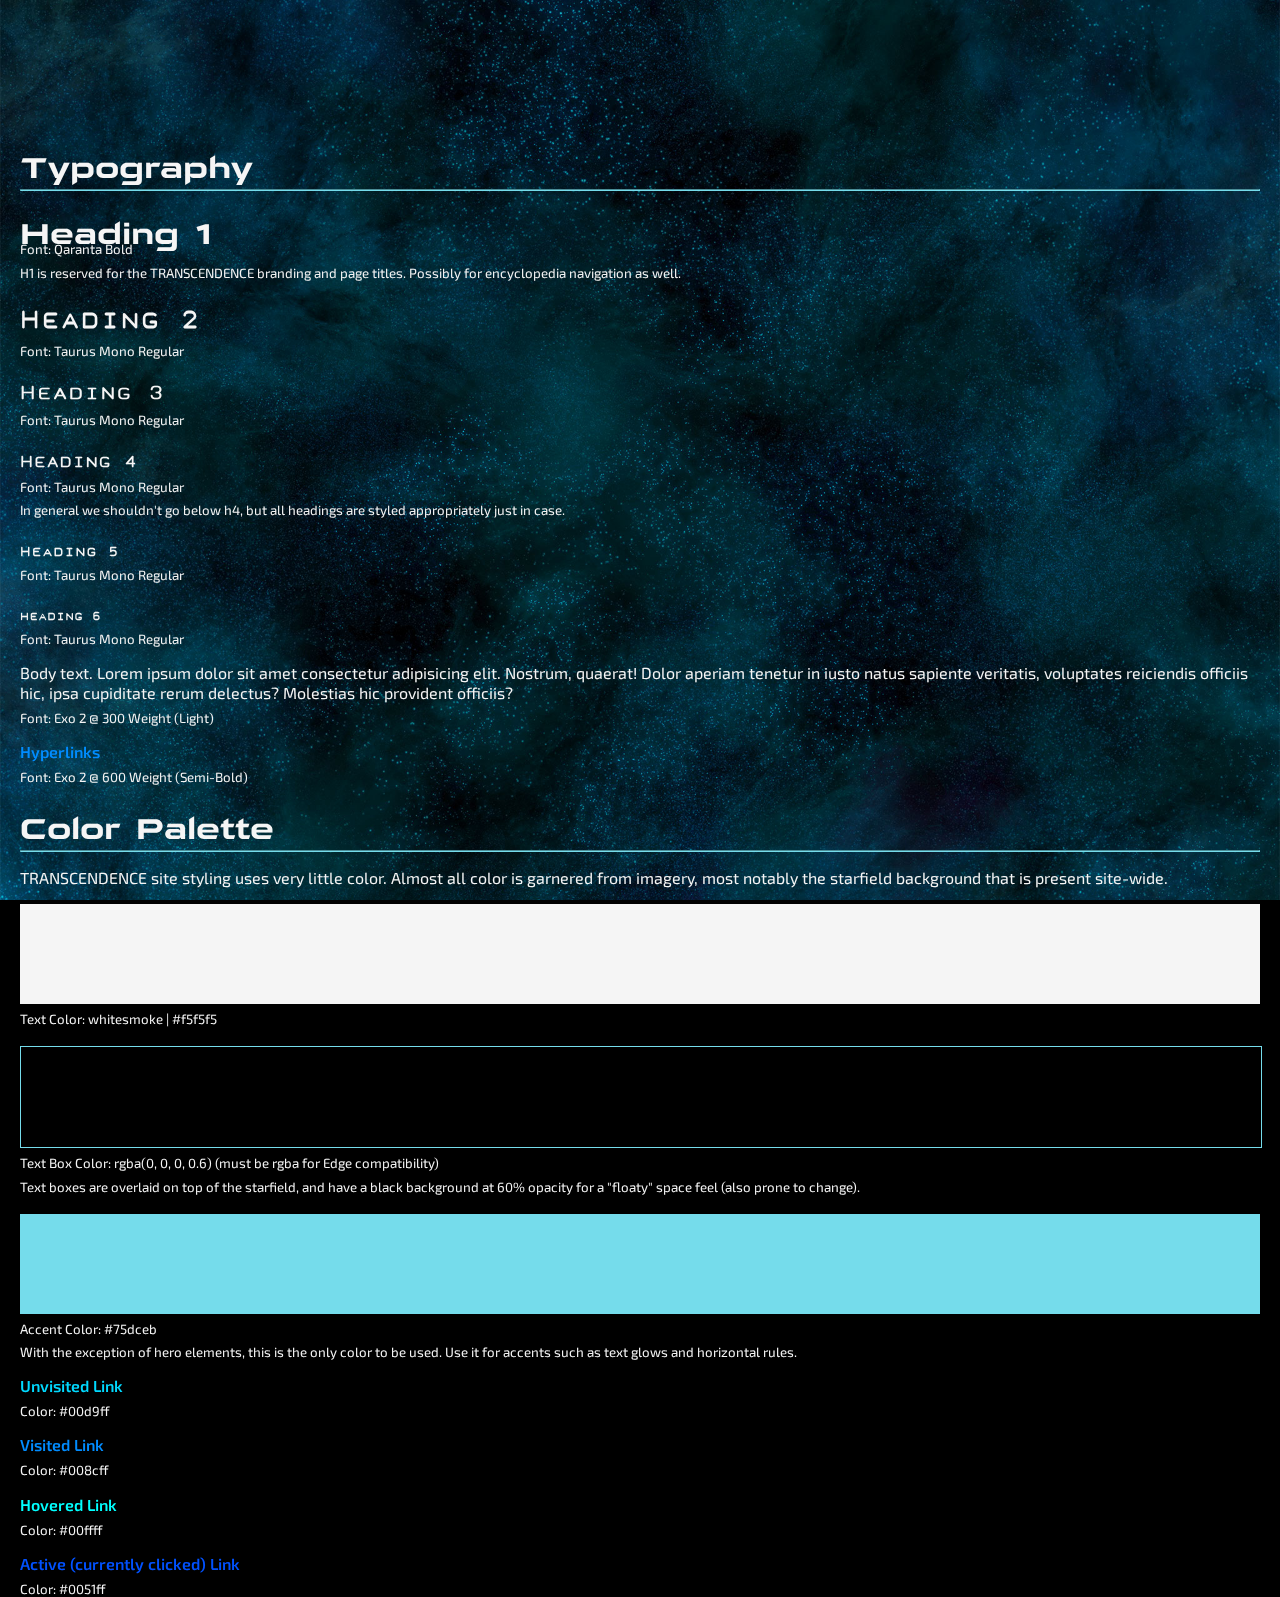
<file: styleguide.html>
<!DOCTYPE html>
<html lang="en">
<head>
    <meta charset="UTF-8">
    <meta name="viewport" content="width=device-width, initial-scale=1.0">
    <meta http-equiv="X-UA-Compatible" content="ie=edge">
    <meta name="theme-color" content="#199eb2">
    <title>TRANSCENDENCE - Style Guide</title>
    <link href="https://fonts.googleapis.com/css?family=Exo+2:300,600&display=swap" rel="stylesheet">
    <link rel="stylesheet" href="static/css/style.css">
</head>
<body>
    <div id="bg-div"></div>
    <div id="navigation">
        <div id="title-div">
            <span id="site-title">TRANSCENDENCE</span>
        </div>
        <hr>
        <div id="main-nav-container">
            <ul>
                <li class="nav-active"><a href=""><h3>Style Guide</h3></a></li>
            </ul>
        </div>
    </div>
    <div id="main-content">
        <div class="container">
            
            <div class="text-container">
                <h1>Typography</h1>
                <hr>
                <h1 style="margin-bottom: 0">Heading 1</h1>
                <sub>Font: Qaranta Bold</sub>
                <br>
                <sub>H1 is reserved for the TRANSCENDENCE branding and page titles.  Possibly for encyclopedia navigation as well.</sub>
                <h2 style="margin-bottom: 0">Heading 2</h2>
                <sub>Font: Taurus Mono Regular</sub>
                <h3 style="margin-bottom: 0">Heading 3</h3>
                <sub>Font: Taurus Mono Regular</sub>
                <h4 style="margin-bottom: 0">Heading 4</h4>
                <sub>Font: Taurus Mono Regular</sub>
                <br>
                <sub>In general we shouldn't go below h4, but all headings are styled appropriately just in case.</sub>
                <h5 style="margin-bottom: 0">Heading 5</h5>
                <sub>Font: Taurus Mono Regular</sub>
                <h6 style="margin-bottom: 0">Heading 6</h6>
                <sub>Font: Taurus Mono Regular</sub>
                <p style="margin-bottom: 0">Body text.  Lorem ipsum dolor sit amet consectetur adipisicing elit. Nostrum, quaerat! Dolor aperiam tenetur in iusto natus sapiente veritatis, voluptates reiciendis officiis hic, ipsa cupiditate rerum delectus? Molestias hic provident officiis?</p>
                <sub>Font: Exo 2 @ 300 Weight (Light)</sub>
                <p style="margin-bottom: 0"><a href="">Hyperlinks</a></p>
                <sub>Font: Exo 2 @ 600 Weight (Semi-Bold)</sub>
            </div>

            <div class="text-container">
                <h1>Color Palette</h1>
                <hr>
                <p>TRANSCENDENCE site styling uses very little color.  Almost all color is garnered from imagery, most notably the starfield background that is present site-wide.</p>
                <div style="width: 100%; height: 100px; background: whitesmoke"></div>
                <sub>Text Color: whitesmoke | #f5f5f5</sub>
                <br>
                <br>
                <div style="width: 100%; height: 100px; border: solid 1px #75dceb"></div>
                <sub>Text Box Color: rgba(0, 0, 0, 0.6) (must be rgba for Edge compatibility)</sub>
                <br>
                <sub>Text boxes are overlaid on top of the starfield, and have a black background at 60% opacity for a "floaty" space feel (also prone to change).</sub>
                <br>
                <br>
                <div style="width: 100%; height: 100px; background: #75dceb"></div>
                <sub>Accent Color: #75dceb</sub>
                <br>
                <sub>With the exception of hero elements, this is the only color to be used.  Use it for accents such as text glows and horizontal rules.</sub>
                <p style="margin-bottom: 0"><a href="placeholder">Unvisited Link</a></p>
                <sub>Color: #00d9ff</sub>
                <p style="margin-bottom: 0"><a href="" style="color: #008cff">Visited Link</a></p>
                <sub>Color: #008cff</sub>
                <p style="margin-bottom: 0"><a href="" style="color: #00ffff">Hovered Link</a></p>
                <sub>Color: #00ffff</sub>
                <p style="margin-bottom: 0"><a href="" style="color: #0051ff">Active (currently clicked) Link</a></p>
                <sub>Color: #0051ff</sub>
            </div>

        </div>
    </div>
</body>
</html>
</file>
<file: static/css/style.css>
/* 
_____HTML_____________________________________________________________________________ */
/* ================================================================================== */
html {
    font-family: "Exo 2",
        /* Safari for OS X and iOS (San Francisco) */
        -apple-system,
        /* Chrome < 56 for OS X (San Francisco) */
        BlinkMacSystemFont,
        /* Windows */
        "Segoe UI",
        /* Android */
        "Roboto",
        /* Basic web fallback */
        "Helvetica Neue", Arial, sans-serif,
        /* Emoji fonts */
        "Apple Color Emoji", "Segoe UI Emoji", "Segoe UI Symbol";
        color: whitesmoke;
}

html, body {
    margin: 0;
    padding: 0;
    top: 0;
    /* width: 100%; */
    /* height: 100%; */
    min-width: 300px;
    background-color: black;
}


/* 
_____Text_____________________________________________________________________________ */
/* ================================================================================== */
@font-face {
    font-family: "qaranta_bold";
    src: url("../fonts/qaranta-bold.woff") format("woff");
    font-weight: bold;
    font-style: normal;
}

@font-face {
    font-family: "taurus_monoregular";
    src: url("../fonts/taurus-mono-regular.woff2") format("woff2"),
         url("../fonts/taurus-mono-regular.woff") format("woff");
    font-weight: normal;
    font-style: normal;
}

h1 {
    font-family: qaranta, qaranta_bold, "Exo 2", Arial, Helvetica, sans-serif;
    color: whitesmoke;
    margin: .67em 0;
    box-sizing: border-box;
}

h2, h3, h4, h5, h6 {
    font-family: taurus_monoregular, "Exo 2", Arial, Helvetica, sans-serif;
    color: whitesmoke;
}

p, a {
    line-height: 1.25;
}

a {
    text-decoration: none;
    font-weight: 600;
}

a:link {
    color: #00d9ff;
}

a:visited {
    color: #008cff;
}

a:hover {
    color: #00ffff;
}

a:active {
    color: #0051ff;
}

hr {
    border-color: #75dceb;
}


/* 
_____Starfield Site Background_____________________________________________________________________________ */
/* ======================================================================================================= */
#bg-div {
    position: fixed;
    width: 100vw;
    height: 100vh;
    /* margin: 0; */
    /* padding: 0; */
    top: 0;
    /* left: 0; */
    /* bottom: 0; */
    /* right: 0; */
    background-color: black;
    -webkit-background-size: 100%; 
    -moz-background-size: 100%; 
    -o-background-size: 100%; 
    background-size: 100%; 
    -webkit-background-size: cover; 
    -moz-background-size: cover; 
    -o-background-size: cover; 
    background-size: cover; 
    z-index: 1;
}

/* 
_____Header_________________________________________________________________________________ */
/* ======================================================================================== */
#header {
    position: relative;
    box-sizing: border-box;
    width: 100%;
    max-width: 1024px;
    margin: 0 auto;
    padding: 0;
    padding-top: 6em;
    text-align: center;
    /* background: rgba(153, 205, 50, 0.5); */
    height: 18em;
    z-index: 3;
    pointer-events: none;
}

#site-title {
    font-family: qaranta, qaranta_bold, "Exo 2", Arial, Helvetica, sans-serif;
    /* color: #75dceb; */
    position: relative;
    font-size: 4.25em;
    padding: 0;
    /* height: 2em; */
    margin: 0;
    color: #199eb2;
    /* background: -webkit-linear-gradient(90deg, #000000 0%, #5e9093 50%, #dde9eb 100%); */
    background: #199eb2;   /* Failsafe color */
    background: -webkit-gradient(linear, center bottom, center top, color-stop(0%, #000000), color-stop(50%, #5e9093), color-stop(99%, #dde9eb));
    background: -webkit-linear-gradient(bottom, #000000 0%, #5e9093 50%, #dde9eb 99%);
    background: linear-gradient(to top, #000000 0%, #5e9093 50%, #dde9eb 99%);
    -webkit-background-clip: text;
    background-clip: text;
    -webkit-text-fill-color: transparent;
    -webkit-text-stroke-color: #75dceb;
    -webkit-text-stroke-width: .75px;
    text-shadow: 0 0 35px #75dceb;
    pointer-events: all;
}

/* 
_____Main Content__________________________________________________________________________________ */
/* =============================================================================================== */
#main-content {
    position: relative;
    max-width: 1240px;
    width: 100%;
    margin: 0 auto;
    z-index: 2;
    /* display: flex; */
    justify-content: flex-start;
    /* padding: 0 5em; */
    box-sizing: border-box;
}

.social-media-badges {
    box-sizing: border-box;
    position: relative;
    width: 100%;
    height: 0;
    /* background: blue; */
    z-index: 2;
}

.badge-wrapper {
    box-sizing: border-box;
    position: absolute;
    right: 0;
    height: 2.5em;
    margin: -3.5em 0 0 0;
    padding: 0 3em 0 0 ;
    width: 22em;
}

.sm-badge {
    box-sizing: border-box;
    /* display: block; */
    position: relative;
    width: 2.5em;
    height: 2.5em;
    margin: 0 0 0 2em;
    float: right;
    /* z-index: 500; */
    background: hsl(188, 76%, 40%);
    /* border-radius: 50%; */
    overflow: hidden;
}

.sm-badge-highlighter {
    position: absolute;
    top: 0;
    left: 0;
    background-color: none;
    height: 100%;
    width: 100%;
    transition: background-color .2s;
}

.sm-badge-highlighter:hover {
    background-color: rgba(255, 255, 255, 0.5);
}

#page-container {
    position: relative;
    box-sizing: border-box;
    display: flex;
    max-width: 2000px;
    width: 100%;
    /* background: hsl(188, 15%, 30%); */
    box-shadow: 0 0 50px 0px rgba(0, 0, 0, 0.6);
    z-index: 1;

}

.footer-space {
    width: 100%;
    height: 150px;
}


/* 
_____Contents Bar_____________________________________________________________________ */
/* ================================================================================== */
.contents {
    position: relative;
    width: 15em;
    min-width: 15em;
    /* background: rgba(0, 0, 0, 0.8); */
    background: #0d1112;
    float: left;
    box-sizing: border-box;
    overflow: hidden;
}


/* 
_____Contents Header__________________________________________________________________ */
/* ================================================================================== */
.contents-header-title {
    /* padding: 3em 1em 1em 2em; */
    width: 100%;
    height: 6em;
    background: #0c4f59;
    background-image: linear-gradient(0deg, rgba(12,79,89,1) 0%, rgba(15,99,112,1) 50%, hsl(188, 75%, 40%) 100%);
    box-sizing: border-box;
    background-size: 100% 200%;
    background-position: center bottom;
    transition: background-position .2s;
}

.contents-header-title:hover {
    background-position: center top;
}

#contents-title-contents {
    font-family: qaranta, qaranta_bold, "Exo 2", Arial, Helvetica, sans-serif;
    font-size: 1.5em;
    color: white;
    position: absolute;
    top: 1.35em;
    left: 2rem;
}

#contents-title-transcendence {
    font-family: qaranta, qaranta_bold, "Exo 2", Arial, Helvetica, sans-serif;
    font-size: 1.5em;
    color: white;
    visibility: hidden;
    height: 0;
    margin: 0;
    padding: 0;
}

.contents-toggler {
    box-sizing: border-box;
    position: absolute;
    top: 0;
    right: 0em;
    width: 5.5em;
    height: 4.28em;
    background: hsl(188, 76%, 20%);
    background: linear-gradient(0deg, rgba(12,79,89,1) 0%, rgba(15,99,112,1) 100%);
    border-left: solid 2px rgba(0, 0, 0, 0.25);
    margin: 0;
    cursor: pointer;
    visibility: hidden;
}

.contents-header-menu {
    position: absolute;
    /* transform: rotate(90deg); */
    width: 2em;
    right: 1.75em;
    top: 1.25em;
    transition: transform .5s;
}


/* 
_____Contents List____________________________________________________________________ */
/* ================================================================================== */
/* BUG: The list can be seen closing when changing window size on a desktop.*/
.contents-ul {
    transition: max-height .5s;
    max-height: 200em;
    overflow: hidden;
    margin: 0;
    border-top: solid 1px rgba(0, 0, 0, 0.25);
    box-sizing: border-box;
}

.contents ul {
    position: relative;
    padding: 0;
    width: 100%;
    box-sizing: border-box;
}

.contents ul li {
    position: relative;
    list-style: none;
    width: 100%;
    box-sizing: border-box;
}

.contents ul li a {
    position: relative;
    box-sizing: border-box;
    color: white;
    font-weight: 300;
}

.contents-arrow-box {
    box-sizing: border-box;
    position: absolute;
    top: 0;
    right: 0em;
    width: 3.5em;
    height: 3.2em;
    background: #0c4f59;
    padding: 1em 0 1em 2em;
    margin: 0;
    cursor: pointer;
    transition: background-color .2s;
}

.contents-arrow-down {
    position: absolute;
    width: 1.5em;
    transform: rotate(90deg);
    right: 1em;
    top: 1em;
    transition: transform .5s;
}

.contents-arrow-up {
    position: absolute;
    width: 1.5em;
    transform: rotate(270deg);
    right: 1em;
    top: 1em;
    transition: transform .5s;
}

.contents-parent {
    box-sizing: border-box;
    width: 100%;
    padding: 1em 0 1em 2em;
    background: hsl(188, 76%, 20%);
    height: 3.2em;
    transition: background-color .2s;
}

/* .contents-header-title:hover, */
.contents-toggler:hover,
.contents-parent-highlighted,
.contents-parent:hover,
.contents-arrow-box:hover {
    background: hsl(188, 75%, 40%);
}

.contents-child {
    padding: 1em 0 1em 3em;
    background: none;
    transition: background-color .2s;
}

.contents-child-highlighted,
.contents-child:hover {
    background: hsl(0, 0%, 30%);
    background: hsl(188, 15%, 25%);
}

/* @TODO: use JavaScript to change height smoothly, rather than use max-height  */
.contents-children {
    max-height: 40em;
    overflow: hidden;
    transition: max-height .5s;
}

.contents-children-collapsed {
    max-height: 0;
    overflow: hidden;
}


/* 
_____Page_____________________________________________________________________________ */
/* ================================================================================== */
.page {
    position: relative;
    box-sizing: border-box;
    /* background: rgba(0, 0, 0, 0.6); */
    background: #1a2223;
    float: left;
    width: 100%;
}

.banner {
    position: relative;
    box-sizing: border-box;
    background: rgba(0, 0, 0, 0.6);
    height: 18em;
    width: 100%;
    overflow: hidden;
}

.banner img {
    position: absolute;
    left: 50%;
    top: 50%;
    transform: translate(-50%, -50%);
    width: 100%;
}

.banner-title-container {
    position: absolute;
    background: rgba(0, 0, 0, 0.8);
    bottom: 0;
    left: 0;
    height: 5.5em;
}

.banner-title {
    font-size: 3.25em;
    position: relative;
    padding: .5rem 2rem .5rem 3rem;
    margin: 0;
}

.page-content {
    padding: 3rem;
}

.e-section {
    padding-top: 1em;
    clear: both;
}

.page-content hr {
    clear: both;
}


/* 
_____Page Images______________________________________________________________________ */
/* ================================================================================== */
.right-img-50 {
    width: 50%;
    float: right;
    box-sizing: border-box;
    margin: .5em 0 2.5em 2.5em;
}

.right-img-25 {
    width: 25%;
    float: right;
    box-sizing: border-box;
    margin: .5em 0 2.5em 2.5em;
}

.left-img-50 {
    width: 50%;
    float: left;
    box-sizing: border-box;
    margin: .5em 2.5em 2.5em 0;
}

.left-img-25 {
    width: 25%;
    float: left;
    box-sizing: border-box;
    margin: .5em 2.5em 2.5em 0;
}

.full-img {
    width: 100%;
    margin: .5em 0 2.5em 0;
}


/* 
_____Media Queries_____________________________________________________________________________ */
/* =========================================================================================== */
@media(max-width: 1250px) {
    #main-content {
        padding: 0;
    }
    
    .left-img-25 {
        width: 50%;
    }
    
    .right-img-25 {
        width: 50%;
    }
}

@media(max-width: 880px) {
    #site-title {
        font-size: 3.1em;
    }

    #header {
        visibility: hidden;
        height: 0;
        margin: 0;
        padding: 0;
    }

    .social-media-badges {
        height: 3.6em;
    }

    .badge-wrapper {
        margin: 0 auto 0 auto;
        height: 3.5em;
        padding-top: .5em;
        position: relative;
    }

    #contents-title-contents {
        visibility: hidden;
        height: 0;
        margin: 0;
        padding: 0;
    }

    #contents-title-transcendence {
        visibility: visible;
        height: auto;
        margin: .7em 0 0 0;
        position: absolute;
        left: 2rem;
        top: 0;
    }

    #page-container {
        display: initial;
    }

    .contents {
        float: none;
        width: 100%;
    }

    .contents-header-title {
        height: 4.28em;
        box-sizing: border-box;
    }

    .contents-arrow-box {
        width: 5.5em;
        border-left: solid 2px rgba(0, 0, 0, 0.25);
    }

    .contents-arrow-down {
        right: 2em;
    }

    .contents-arrow-up {
        right: 2em;
    }

    .page {
        float: none;
    }

    .contents-toggler {
        visibility: visible;
    }

    .contents-collapsed {
        max-height: 0;
        overflow: hidden;
    }

    .right-img-50 {
        width: 100%;
    }

    .right-img-25 {
        width: 100%;
    }

    .left-img-50 {
        width: 100%;
    }

    .left-img-25 {
        width: 100%;
    }

}

@media(max-width: 660px) {
    .banner {
        height: 13em;
    }

    .banner-title-container {
        height: 4.5em;
    }

    .banner-title {
        font-size: 2.5em;
        padding-left: 1rem;
    }

    .page-content {
        padding: 1rem;
    }
}

@media(max-width: 600px) {
    #site-title {
        font-size: 2.5rem;
    }
}

@media(max-width: 450px) {
    #site-title {
        font-size: 1.7rem;
    }
}

@media(max-width: 350px) {
    #contents-title-transcendence {
        font-size: 1.2em;
        margin: 1.1em 0 0 0;
    }

    .badge-wrapper {
        width: 18em;
    }

    .sm-badge {
        margin: 0 0 0 1em;
    }
}




/* Background image size */
@media (min-width: 0px) {
    #bg-div {
        background: url("../images/bg-1024.jpg") center center fixed;
        -webkit-background-size: 100%; 
        -moz-background-size: 100%; 
        -o-background-size: 100%; 
        background-size: 100%; 
        -webkit-background-size: cover; 
        -moz-background-size: cover; 
        -o-background-size: cover; 
        background-size: cover; 
    }
}

@media (min-height: 0px) {
    #bg-div {
        background: url("../images/bg-1024.jpg") center center fixed;
        -webkit-background-size: 100%; 
        -moz-background-size: 100%; 
        -o-background-size: 100%; 
        background-size: 100%; 
        -webkit-background-size: cover; 
        -moz-background-size: cover; 
        -o-background-size: cover; 
        background-size: cover; 
    }
}

@media (min-width: 1025px) {
    #bg-div {
        background: url("../images/bg-2048.jpg") center center fixed;
        -webkit-background-size: 100%; 
        -moz-background-size: 100%; 
        -o-background-size: 100%; 
        background-size: 100%; 
        -webkit-background-size: cover; 
        -moz-background-size: cover; 
        -o-background-size: cover; 
        background-size: cover; 
    }
}

@media (min-height: 1025px) {
    #bg-div {
        background: url("../images/bg-2048.jpg") center center fixed;
        -webkit-background-size: 100%; 
        -moz-background-size: 100%; 
        -o-background-size: 100%; 
        background-size: 100%; 
        -webkit-background-size: cover; 
        -moz-background-size: cover; 
        -o-background-size: cover; 
        background-size: cover; 
    }
}

@media (min-width: 2049px) {
    #bg-div {
        background: url("../images/bg-4096.jpg") center center fixed;
        -webkit-background-size: 100%; 
        -moz-background-size: 100%; 
        -o-background-size: 100%; 
        background-size: 100%; 
        -webkit-background-size: cover; 
        -moz-background-size: cover; 
        -o-background-size: cover; 
        background-size: cover; 
    }
}

@media (min-height: 2049px) {
    #bg-div {
        background: url("../images/bg-4096.jpg") center center fixed;
        -webkit-background-size: 100%; 
        -moz-background-size: 100%; 
        -o-background-size: 100%; 
        background-size: 100%; 
        -webkit-background-size: cover; 
        -moz-background-size: cover; 
        -o-background-size: cover; 
        background-size: cover; 
    }
}
</file>
